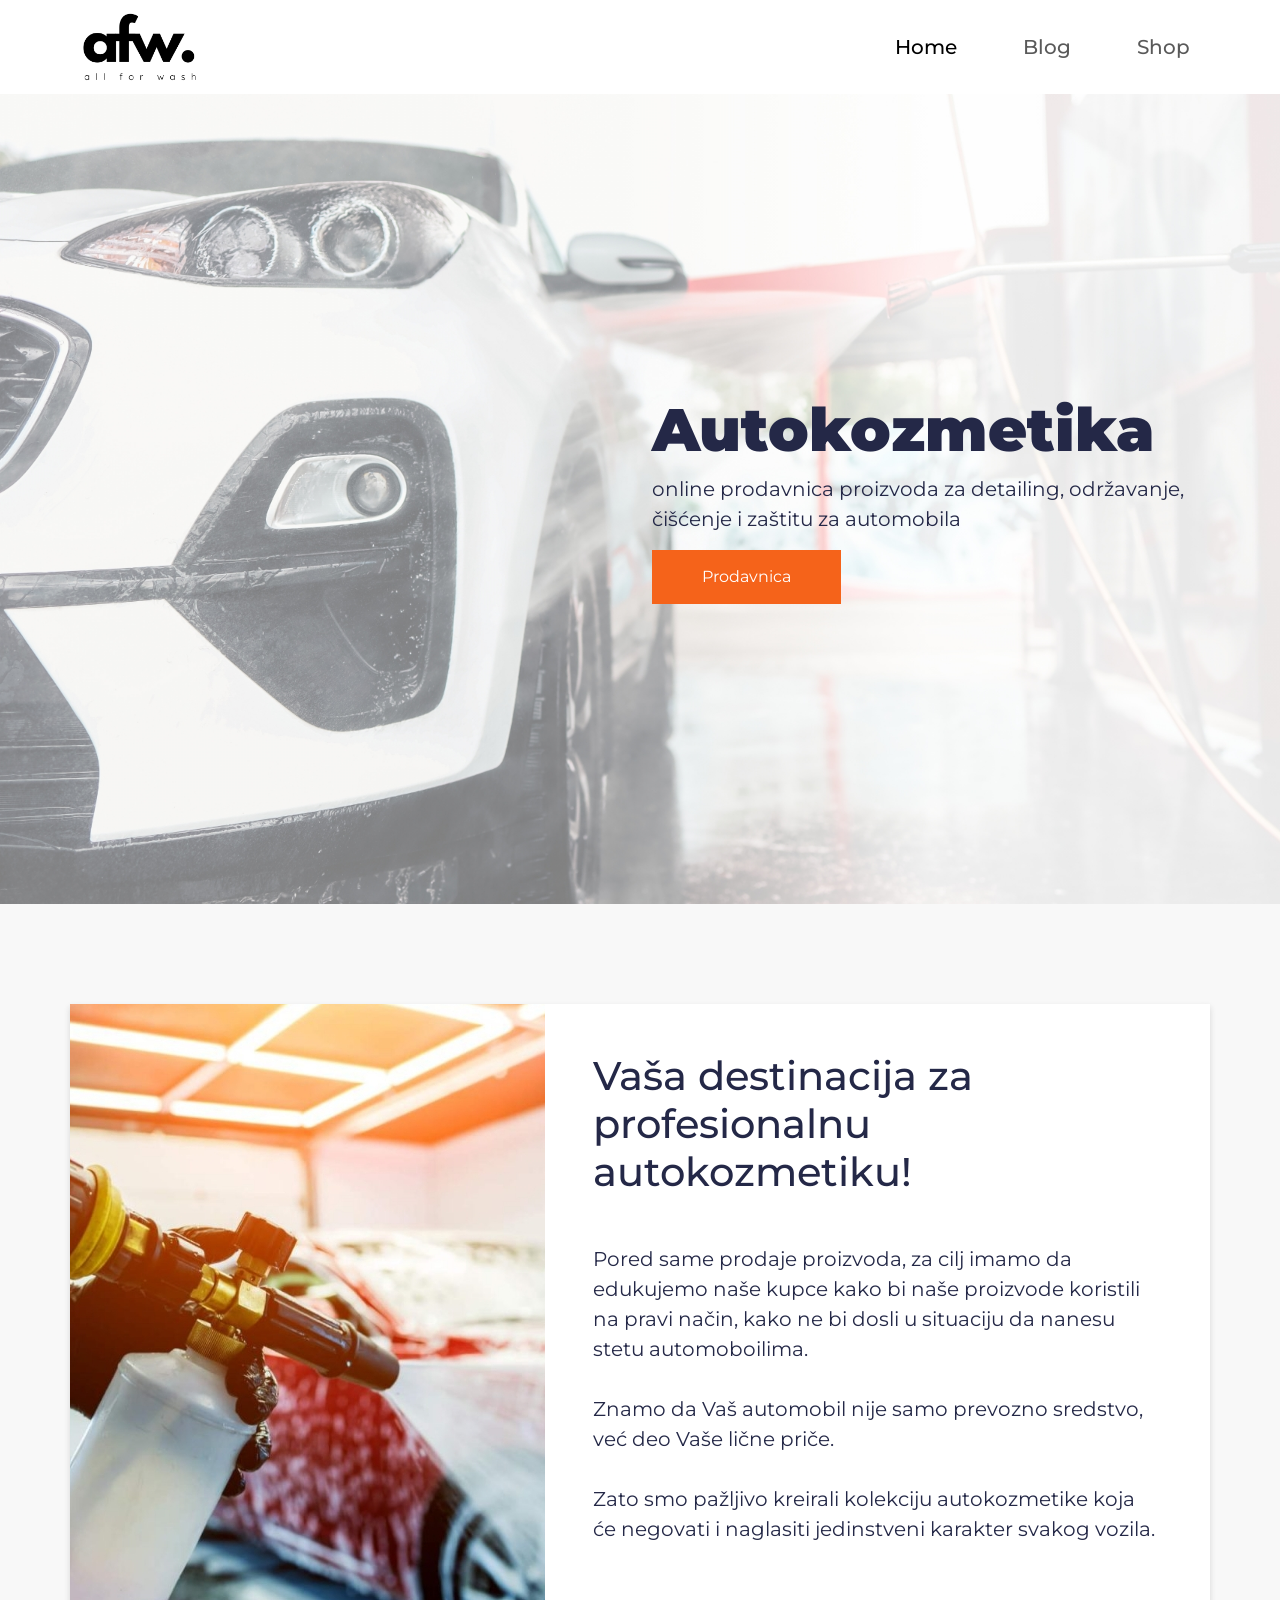
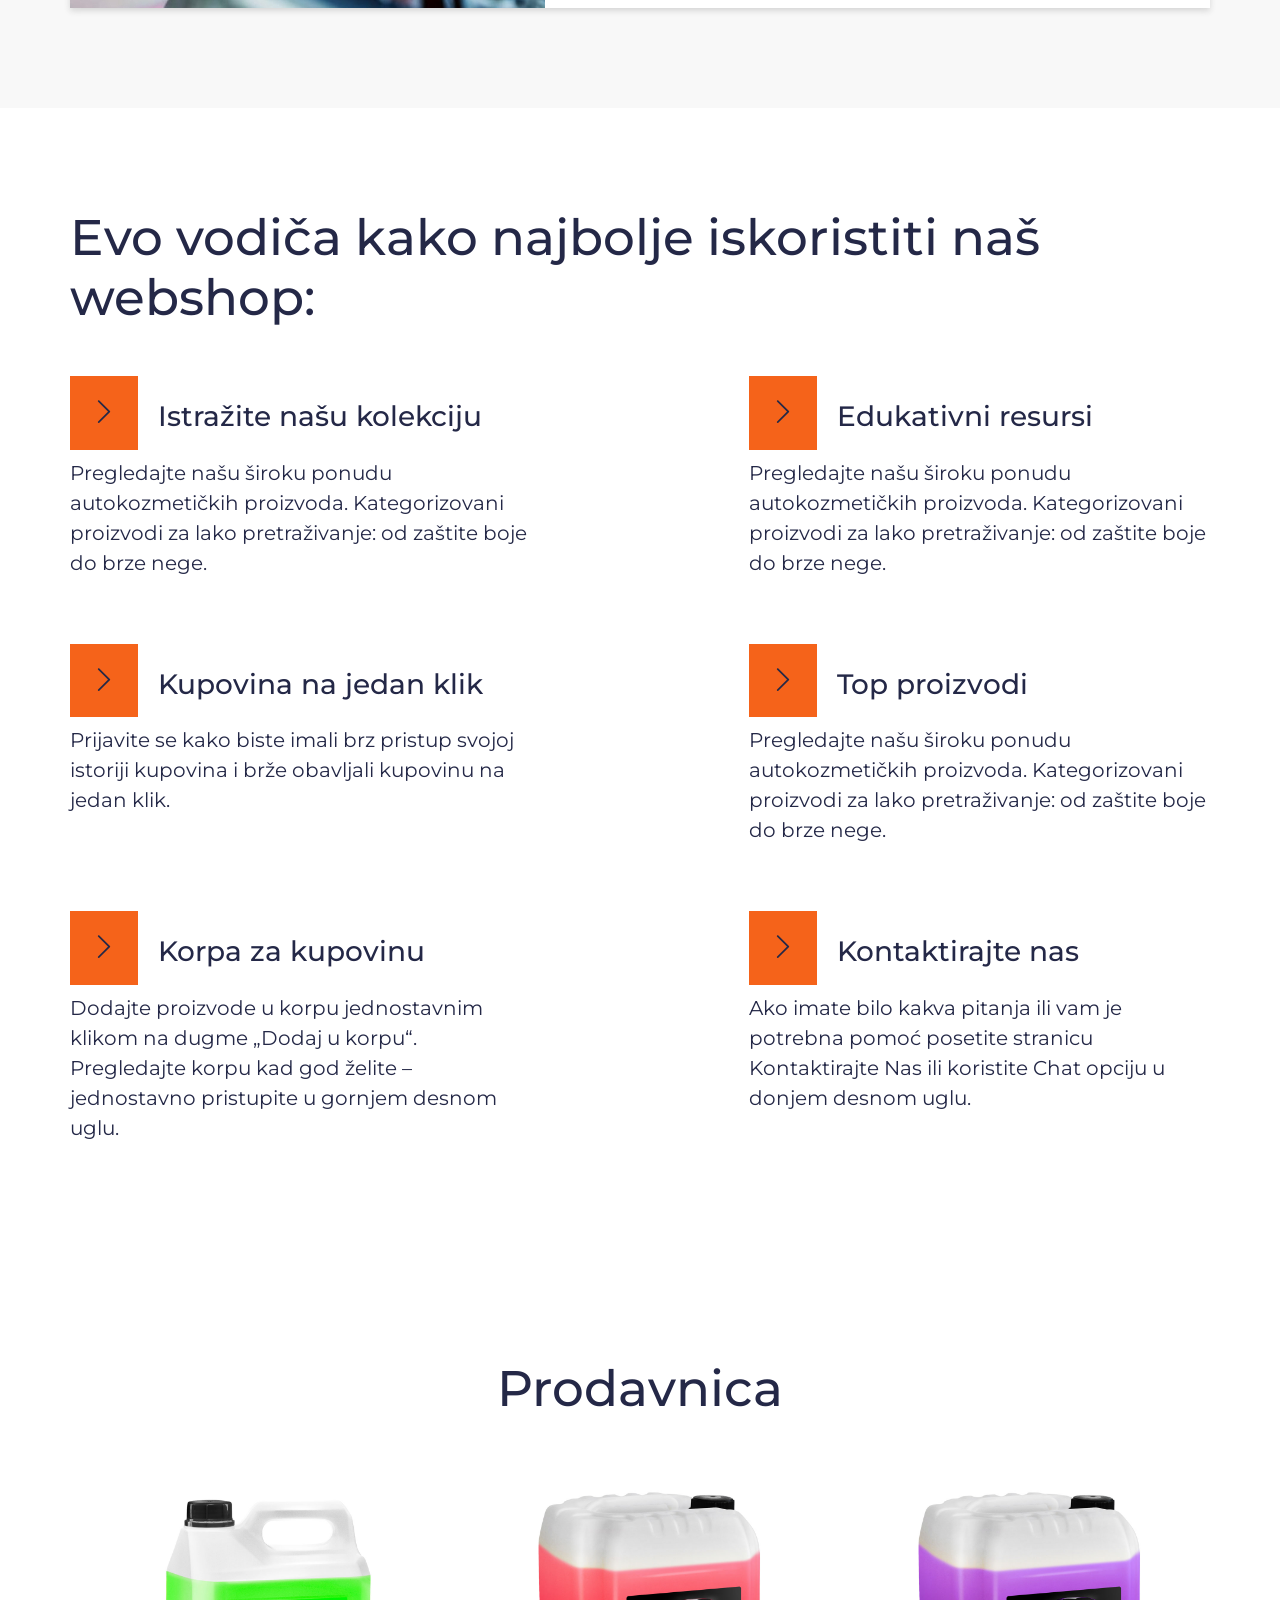
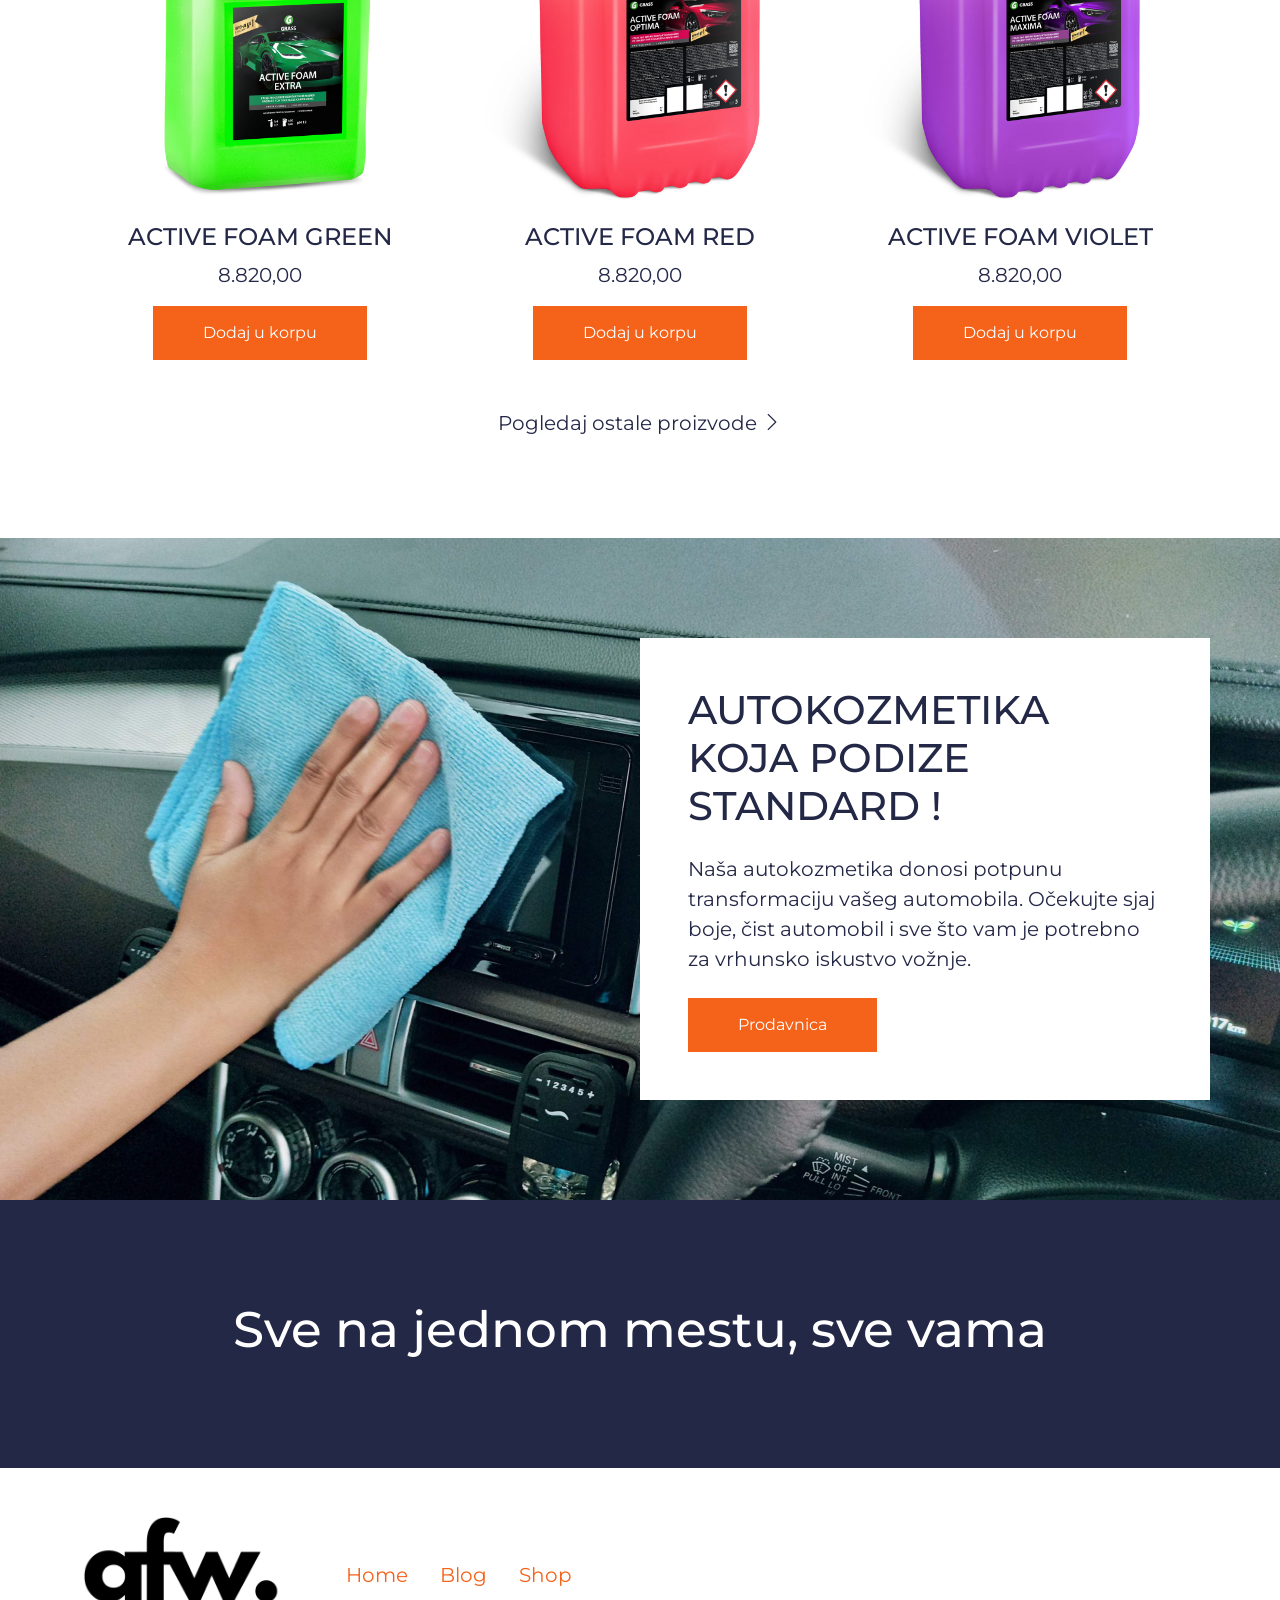
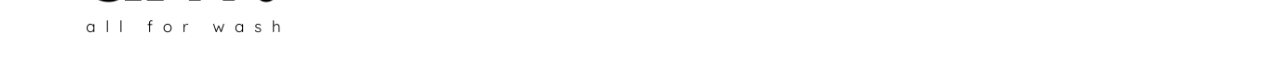
<file: index.html>
<!doctype html>
<html lang="en">
  <head>
    <meta charset="utf-8">
    <meta name="viewport" content="width=device-width, initial-scale=1">
    <title>Autokozmetika</title>
    <link href="https://cdn.jsdelivr.net/npm/bootstrap@5.3.8/dist/css/bootstrap.min.css" rel="stylesheet" integrity="sha384-sRIl4kxILFvY47J16cr9ZwB07vP4J8+LH7qKQnuqkuIAvNWLzeN8tE5YBujZqJLB" crossorigin="anonymous">
    <link rel="stylesheet" href="https://cdn.jsdelivr.net/npm/bootstrap-icons@1.13.1/font/bootstrap-icons.min.css">
    <link rel="stylesheet" href="style.css">
  </head>
  <body>
    <!-- nav -->
    <nav class="navbar navbar-expand-lg bg-body-tertiary">
        <div class="container">
            <a class="navbar-brand" href="#">
                <img src="img/logo.png" alt="logo sajta">
            </a>
            <button class="navbar-toggler" type="button" data-bs-toggle="collapse" data-bs-target="#navbarNav" aria-controls="navbarNav" aria-expanded="false" aria-label="Toggle navigation">
            <span class="navbar-toggler-icon"></span>
            </button>
            <div class="collapse navbar-collapse" id="navbarNav">
                <ul class="navbar-nav ms-auto">
                    <li class="nav-item">
                    <a class="nav-link active" aria-current="page" href="index.html">Home</a>
                    </li>
                    <li class="nav-item">
                    <a class="nav-link" href="#">Blog</a>
                    </li>
                    <li class="nav-item">
                    <a class="nav-link" href="#">Shop</a>
                    </li>
                </ul>
            </div>
        </div>
    </nav>

    <!-- main header -->
    <header class="mainHeader container-fluid">
        <div class="row align-items-center">
            <div class="col-md-6"></div>
            <div class="col-md-6">
                <h1>Autokozmetika</h1>
                <p>online prodavnica proizvoda za detailing, održavanje, čišćenje i zaštitu za automobila</p>
                <a href="" class="btn btn-warning">Prodavnica</a>
            </div>
        </div>
    </header>

    <!-- o nama -->
    <div class="onama py">
        <div class="container">
            <div class="row">
                <div class="col-md-5"></div>
                <div class="col-md-7 p-5">
                    <h2 class="mb-5">Vaša destinacija za profesionalnu autokozmetiku!</h2>
                    <p>Pored same prodaje proizvoda, za cilj imamo da edukujemo naše kupce kako bi naše proizvode koristili na pravi način, kako ne bi dosli u situaciju da nanesu stetu automoboilima. <br><br> Znamo da Vaš automobil nije samo prevozno sredstvo, već deo Vaše lične priče. <br><br> Zato smo pažljivo kreirali kolekciju autokozmetike koja će negovati i naglasiti jedinstveni karakter svakog vozila.</p>
                </div>                
            </div>
        </div>
    </div>

    <!-- vodic -->
    <section class="vodic container">
        <h2 class="mb-5">Evo vodiča kako najbolje iskoristiti naš webshop:</h2>
        <div class="row justify-content-between">
            <div class="col-md-5">
                <h3>Istražite našu kolekciju</h3>
                <p>Pregledajte našu široku ponudu autokozmetičkih proizvoda. Kategorizovani proizvodi za lako pretraživanje: od zaštite boje do brze nege.</p>
            </div>
            <div class="col-md-5">
                <h3>Edukativni resursi</h3>
                <p>Pregledajte našu široku ponudu autokozmetičkih proizvoda. Kategorizovani proizvodi za lako pretraživanje: od zaštite boje do brze nege.</p>
            </div>
            <div class="col-md-5">
                <h3>Kupovina na jedan klik</h3>
                <p>Prijavite se kako biste imali brz pristup svojoj istoriji kupovina i brže obavljali kupovinu na jedan klik.</p>
            </div>
            <div class="col-md-5">
                <h3>Top proizvodi</h3>
                <p>Pregledajte našu široku ponudu autokozmetičkih proizvoda. Kategorizovani proizvodi za lako pretraživanje: od zaštite boje do brze nege.</p>
            </div>
            <div class="col-md-5">
                <h3>Korpa za kupovinu</h3>
                <p>Dodajte proizvode u korpu jednostavnim klikom na dugme „Dodaj u korpu“. Pregledajte korpu kad god želite – jednostavno pristupite u gornjem desnom uglu.</p>
            </div>
            <div class="col-md-5">
                <h3>Kontaktirajte nas</h3>
                <p>Ako imate bilo kakva pitanja ili vam je potrebna pomoć posetite stranicu Kontaktirajte Nas ili koristite Chat opciju u donjem desnom uglu.</p>
            </div>
        </div>
    </section>

    <!-- shop -->
    <div class="shop py">
        <div class="container">
            <h2 class="mb-5 text-center">Prodavnica</h2>
            <div class="row">
                <div class="col-md-4 text-center">
                    <img class="img-fluid" src="img/1.jpg" alt="">
                    <h4>ACTIVE FOAM GREEN</h4>
                    <p>8.820,00</p>
                    <a href="product.html" class="btn btn-warning">Dodaj u korpu</a>
                </div>
                <div class="col-md-4 text-center">
                    <img class="img-fluid" src="img/2.jpg" alt="">
                    <h4>ACTIVE FOAM RED</h4>
                    <p>8.820,00</p>
                    <a href="product.html" class="btn btn-warning">Dodaj u korpu</a>
                </div>
                <div class="col-md-4 text-center">
                    <img class="img-fluid" src="img/3.jpg" alt="">
                    <h4>ACTIVE FOAM VIOLET</h4>
                    <p>8.820,00</p>
                    <a href="product.html" class="btn btn-warning">Dodaj u korpu</a>
                </div>
            </div>
            <div class="text-center mt-5">
                <a href="">Pogledaj ostale proizvode <i class="bi bi-chevron-right"></i></a>
            </div>
            
        </div>
    </div>

    <!-- cta -->
    <div class="cta py">
        <div class="container">
            <div class="row">
                <div class="col-md-6"></div>
                <div class="col-md-6 p-5">
                    <h2>AUTOKOZMETIKA KOJA PODIZE STANDARD !</h2>
                    <p class="my-4">Naša autokozmetika donosi potpunu transformaciju vašeg automobila. Očekujte sjaj boje, čist automobil i sve što vam je potrebno za vrhunsko iskustvo vožnje.</p>
                    <a href="" class="btn btn-warning">Prodavnica</a>
                </div>
            </div>
        </div>
    </div>

    <!-- message -->
    <div class="message py">
        <h2 class="text-center text-white">Sve na jednom mestu, sve vama</h2>
    </div>

    <!-- footer -->
    <footer class="container py-5">
        <nav class="nav align-items-center">
            <a class="me-5" href="index.html">
                <img src="img/logo.png" alt="">
            </a>
            <a href="" class="nav-link">Home</a>
            <a href="" class="nav-link">Blog</a>
            <a href="" class="nav-link">Shop</a>
        </nav>
    </footer>



    <script src="https://cdn.jsdelivr.net/npm/bootstrap@5.3.8/dist/js/bootstrap.bundle.min.js" integrity="sha384-FKyoEForCGlyvwx9Hj09JcYn3nv7wiPVlz7YYwJrWVcXK/BmnVDxM+D2scQbITxI" crossorigin="anonymous"></script>
  </body>
</html>
</file>
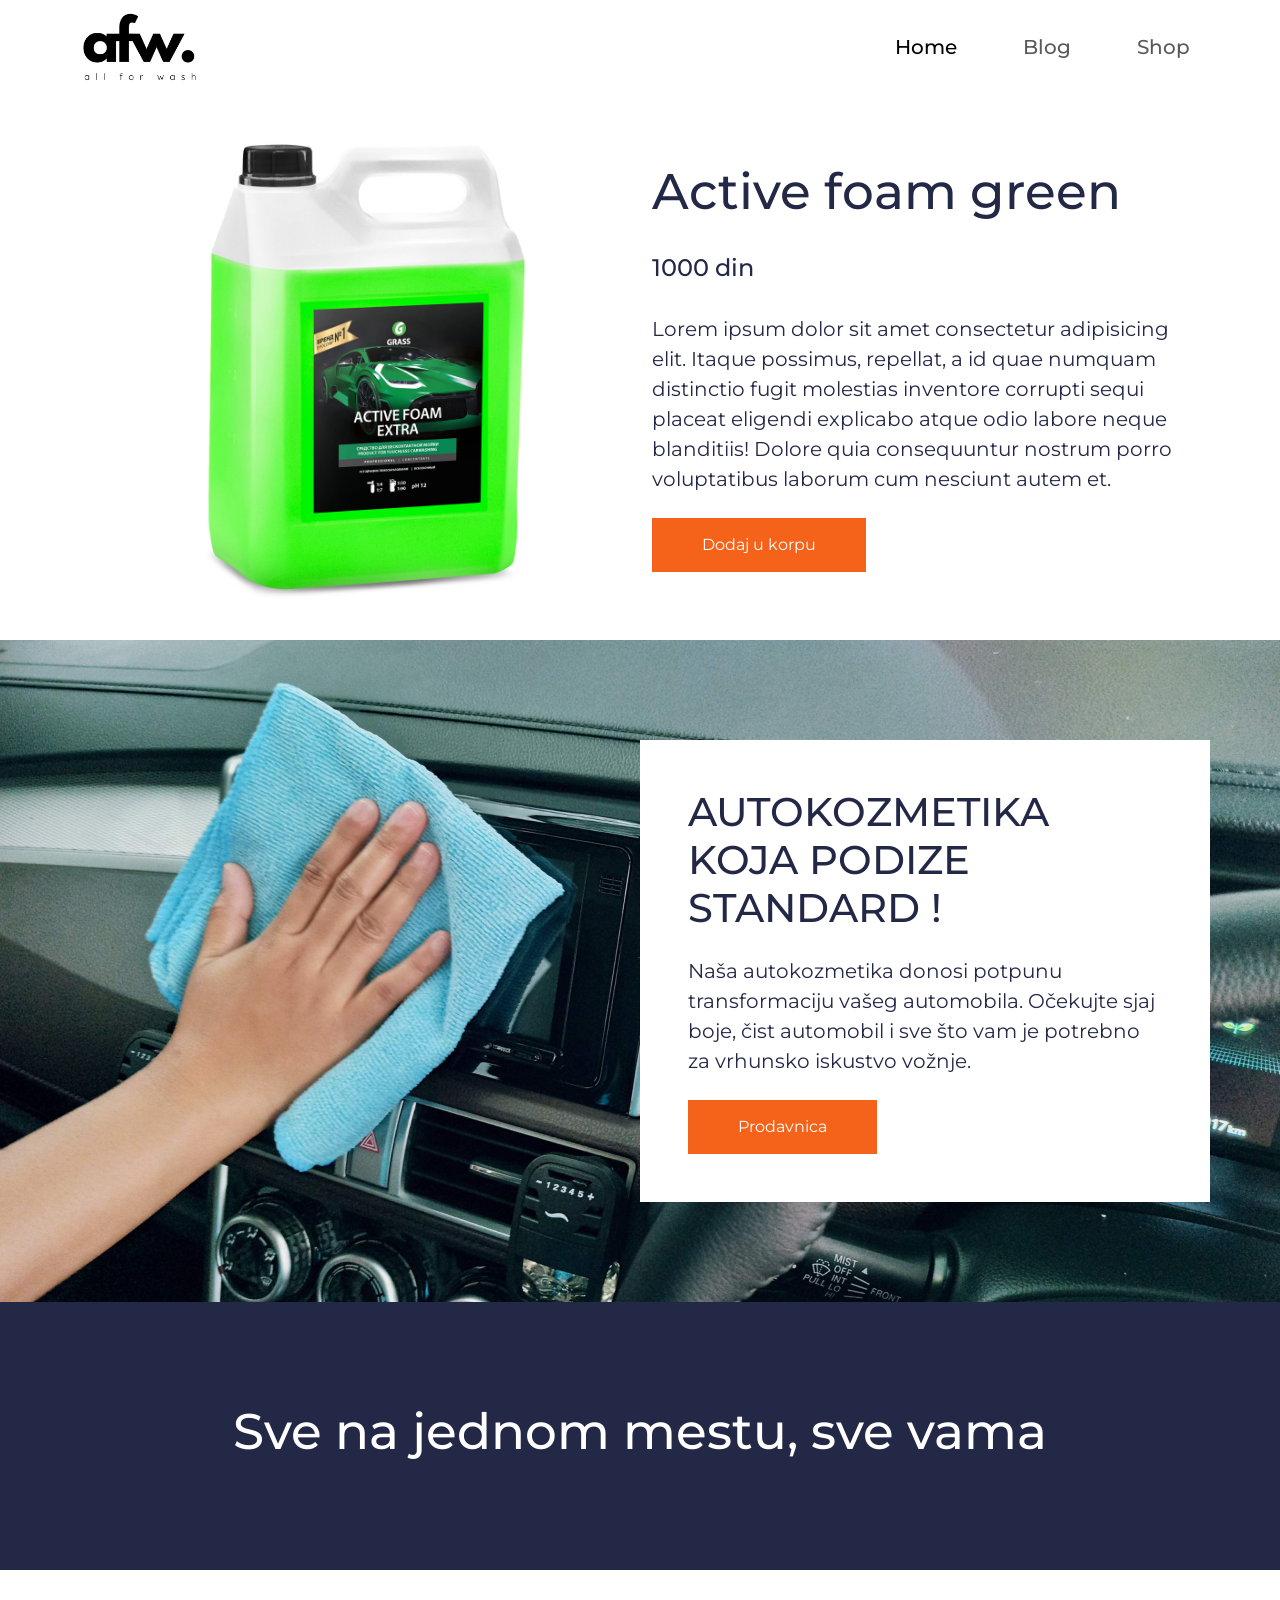
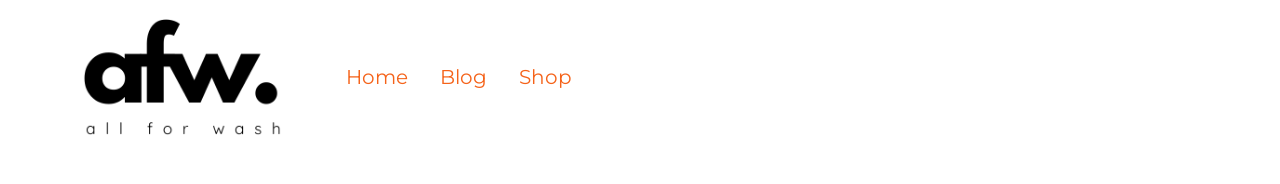
<file: product.html>
<!doctype html>
<html lang="en">
  <head>
    <meta charset="utf-8">
    <meta name="viewport" content="width=device-width, initial-scale=1">
    <title>Autokozmetika</title>
    <link href="https://cdn.jsdelivr.net/npm/bootstrap@5.3.8/dist/css/bootstrap.min.css" rel="stylesheet" integrity="sha384-sRIl4kxILFvY47J16cr9ZwB07vP4J8+LH7qKQnuqkuIAvNWLzeN8tE5YBujZqJLB" crossorigin="anonymous">
    <link rel="stylesheet" href="https://cdn.jsdelivr.net/npm/bootstrap-icons@1.13.1/font/bootstrap-icons.min.css">
    <link rel="stylesheet" href="style.css">
  </head>
  <body>
    <!-- nav -->
    <nav class="navbar navbar-expand-lg bg-body-tertiary">
        <div class="container">
            <a class="navbar-brand" href="#">
                <img src="img/logo.png" alt="logo sajta">
            </a>
            <button class="navbar-toggler" type="button" data-bs-toggle="collapse" data-bs-target="#navbarNav" aria-controls="navbarNav" aria-expanded="false" aria-label="Toggle navigation">
            <span class="navbar-toggler-icon"></span>
            </button>
            <div class="collapse navbar-collapse" id="navbarNav">
                <ul class="navbar-nav ms-auto">
                    <li class="nav-item">
                    <a class="nav-link active" aria-current="page" href="index.html">Home</a>
                    </li>
                    <li class="nav-item">
                    <a class="nav-link" href="#">Blog</a>
                    </li>
                    <li class="nav-item">
                    <a class="nav-link" href="#">Shop</a>
                    </li>
                </ul>
            </div>
        </div>
    </nav>

    <!-- single product -->
    <div class="product container">
        <div class="row align-items-center">
            <div class="col-md-6">
                <img src="img/1.jpg" alt="" class="w-100">
            </div>
            <div class="col-md-6">
                <h2>Active foam green</h2>
                <h4 class="py-4">1000 din</h4>
                <p class="mb-4">Lorem ipsum dolor sit amet consectetur adipisicing elit. Itaque possimus, repellat, a id quae numquam distinctio fugit molestias inventore corrupti sequi placeat eligendi explicabo atque odio labore neque blanditiis! Dolore quia consequuntur nostrum porro voluptatibus laborum cum nesciunt autem et.</p>
                <a href="" class="btn btn-warning">Dodaj u korpu</a>
            </div>
        </div>
    </div>



    <!-- cta -->
    <div class="cta py">
        <div class="container">
            <div class="row">
                <div class="col-md-6"></div>
                <div class="col-md-6 p-5">
                    <h2>AUTOKOZMETIKA KOJA PODIZE STANDARD !</h2>
                    <p class="my-4">Naša autokozmetika donosi potpunu transformaciju vašeg automobila. Očekujte sjaj boje, čist automobil i sve što vam je potrebno za vrhunsko iskustvo vožnje.</p>
                    <a href="" class="btn btn-warning">Prodavnica</a>
                </div>
            </div>
        </div>
    </div>

    <!-- message -->
    <div class="message py">
        <h2 class="text-center text-white">Sve na jednom mestu, sve vama</h2>
    </div>

    <!-- footer -->
    <footer class="container py-5">
        <nav class="nav align-items-center">
            <a class="me-5" href="index.html">
                <img src="img/logo.png" alt="">
            </a>
            <a href="" class="nav-link">Home</a>
            <a href="" class="nav-link">Blog</a>
            <a href="" class="nav-link">Shop</a>
        </nav>
    </footer>



    <script src="https://cdn.jsdelivr.net/npm/bootstrap@5.3.8/dist/js/bootstrap.bundle.min.js" integrity="sha384-FKyoEForCGlyvwx9Hj09JcYn3nv7wiPVlz7YYwJrWVcXK/BmnVDxM+D2scQbITxI" crossorigin="anonymous"></script>
  </body>
</html>
</file>
<file: style.css>
/* fonts */

@import url('https://fonts.googleapis.com/css2?family=Montserrat:ital,wght@0,100..900;1,100..900&display=swap');

/* variables */
:root {
    --font: "Montserrat", sans-serif;
    --white: white;
    --black: black;
    --accents: #F5631A;
    --primary: #242847;
    --lightGray:#F8F8F8;
    --gray: #d6d6d6;
    --darkGray: #707070;
}

/* basic styles */
body {
    font-family: var(--font);
    font-weight: 400;
    font-size: 20px;
    color: var(--primary);
}

h1 {
    font-weight: 900;
    font-size: 60px;
}

h2 {
    font-size: 50px;
}

.py {
    padding: 100px 0;
}

/* nav */
.navbar-brand img {
    width: 115px;
}

.navbar.bg-body-tertiary {
    background: var(--white) !important;
}

.navbar .nav-link {
    font-weight: 500;
    margin-left: 50px;
}

.btn {
    padding: 15px 50px;
    border-radius: 0;
    border: none;
}

.btn-warning {
    background: var(--accents);
    color: var(--white);
}

.btn-warning:hover {
    background: var(--primary);
    color: var(--white);
}

/* main-header */
.mainHeader {
    background-image: url(img/header.jpg);
    height: 90vh;
    background-position: center;
    background-size: cover;
}

.mainHeader .row {
    height: 90vh;
}

/* o nama */

.onama .row {
    box-shadow: 0px 3px 6px var(--gray);
    background: var(--white);
}
.onama {
    background: var(--lightGray);
}

.onama .col-md-5 {
    background-image: url(img/onama.jpg);
}

.onama h2 {
    font-size: 40px;
    font-weight: 500;
}

/* vodic */

.vodic {
    padding: 100px 0 50px 0;
}

.vodic .col-md-5 {
    margin-bottom: 50px;
}

.vodic h3::before {
    content: "\F285";
    font-family: "bootstrap-icons";
    display: inline-block;
    margin-right: 20px;
    background: var(--accents);
    padding: 20px;
}

/* shop */
.shop .mt-5 a {
    text-decoration: none;
    color: var(--primary);
}

.shop .mt-5 a:hover {
    text-decoration: underline;
}

/* cta - call to action */

.cta {
    background-image: url(img/cta.jpg);
    background-position: center;
    background-size: cover;
}

.cta .col-md-6:last-child {
    background: var(--white);
}

.cta h2 {
    font-size: 40px;
}

/* message */
.message {
    background: var(--primary);
}

/* footer */
footer img {
width: 200px;
}

footer .nav-link {
    color: var(--accents);
}

footer .nav-link:hover {
    color: var(--primary);
}
</file>
